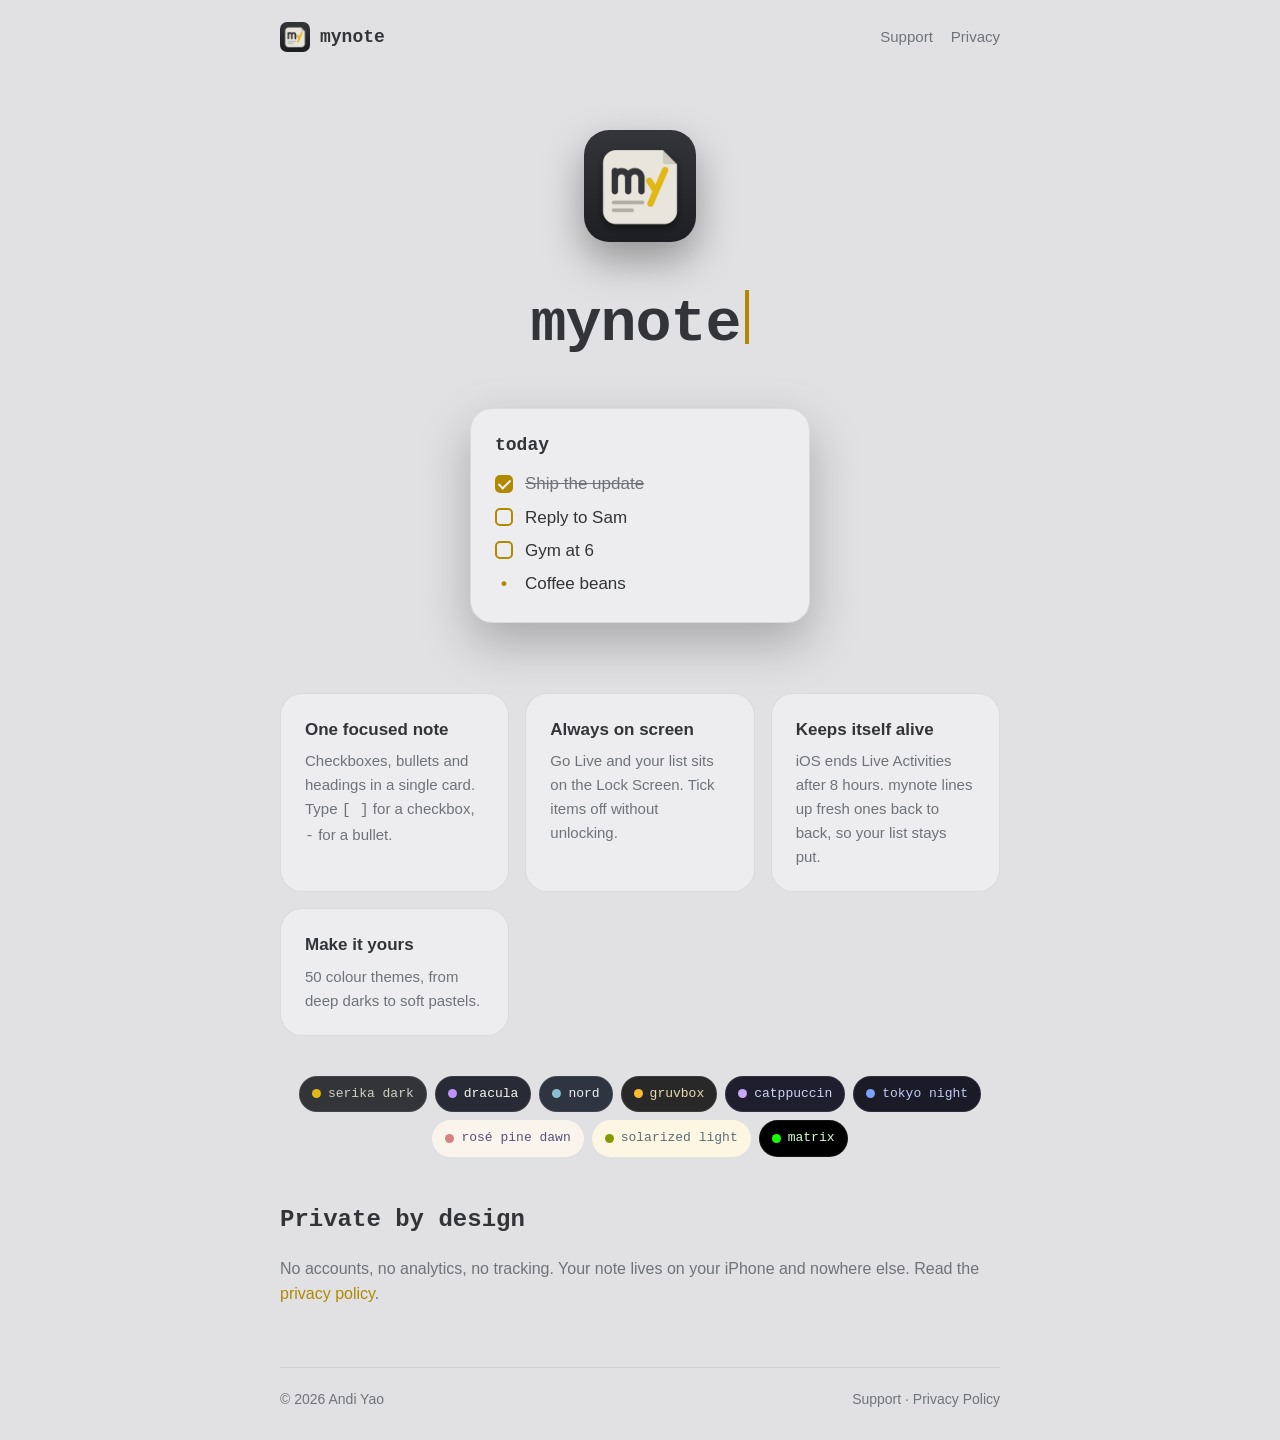
<file: index.html>
<!doctype html>
<html lang="en">
<head>
  <meta charset="utf-8">
  <meta name="viewport" content="width=device-width, initial-scale=1">
  <title>mynote</title>
  <meta name="description" content="mynote is a single-note checklist for iPhone that stays on your Lock Screen, in the colours you like.">
  <link rel="icon" href="favicon.png">
  <link rel="stylesheet" href="style.css">
</head>
<body>
  <div class="wrap">
    <header class="site">
      <a class="brand" href="./"><img src="icon.png" alt="">mynote</a>
      <nav><a href="support.html">Support</a><a href="privacy.html">Privacy</a></nav>
    </header>

    <section class="hero">
      <img class="icon" src="icon.png" alt="mynote app icon">
      <h1>mynote<span class="caret"></span></h1>

      <div class="card demo" aria-hidden="true">
        <h3>today</h3>
        <div class="row done"><div class="box done"></div><span>Ship the update</span></div>
        <div class="row"><div class="box"></div><span>Reply to Sam</span></div>
        <div class="row"><div class="box"></div><span>Gym at 6</span></div>
        <div class="row"><span style="color:var(--main);font-weight:700;width:18px;text-align:center">•</span><span>Coffee beans</span></div>
      </div>
    </section>

    <section class="features">
      <div class="card">
        <h3>One focused note</h3>
        <p>Checkboxes, bullets and headings in a single card. Type <code>[ ]</code> for a checkbox, <code>-</code> for a bullet.</p>
      </div>
      <div class="card">
        <h3>Always on screen</h3>
        <p>Go Live and your list sits on the Lock Screen. Tick items off without unlocking.</p>
      </div>
      <div class="card">
        <h3>Keeps itself alive</h3>
        <p>iOS ends Live Activities after 8 hours. mynote lines up fresh ones back to back, so your list stays put.</p>
      </div>
      <div class="card">
        <h3>Make it yours</h3>
        <p>50 colour themes, from deep darks to soft pastels.</p>
      </div>
    </section>

    <div class="swatches" aria-hidden="true">
      <span class="swatch" style="background:#323437;color:#d1d0c5"><i style="background:#e2b714"></i>serika dark</span>
      <span class="swatch" style="background:#282a36;color:#f8f8f2"><i style="background:#bd93f9"></i>dracula</span>
      <span class="swatch" style="background:#2e3440;color:#eceff4"><i style="background:#88c0d0"></i>nord</span>
      <span class="swatch" style="background:#282828;color:#ebdbb2"><i style="background:#fabd2f"></i>gruvbox</span>
      <span class="swatch" style="background:#1e1e2e;color:#cdd6f4"><i style="background:#cba6f7"></i>catppuccin</span>
      <span class="swatch" style="background:#1a1b26;color:#c0caf5"><i style="background:#7aa2f7"></i>tokyo night</span>
      <span class="swatch" style="background:#faf4ed;color:#575279"><i style="background:#d7827e"></i>rosé pine dawn</span>
      <span class="swatch" style="background:#fdf6e3;color:#586e75"><i style="background:#859900"></i>solarized light</span>
      <span class="swatch" style="background:#000;color:#d1ffcd"><i style="background:#15ff00"></i>matrix</span>
    </div>

    <h2>Private by design</h2>
    <p class="muted">No accounts, no analytics, no tracking. Your note lives on your iPhone and nowhere else. Read the <a href="privacy.html">privacy policy</a>.</p>

    <footer class="site">
      <span>© 2026 Andi Yao</span>
      <span><a href="support.html">Support</a> · <a href="privacy.html">Privacy Policy</a></span>
    </footer>
  </div>
</body>
</html>
</file>
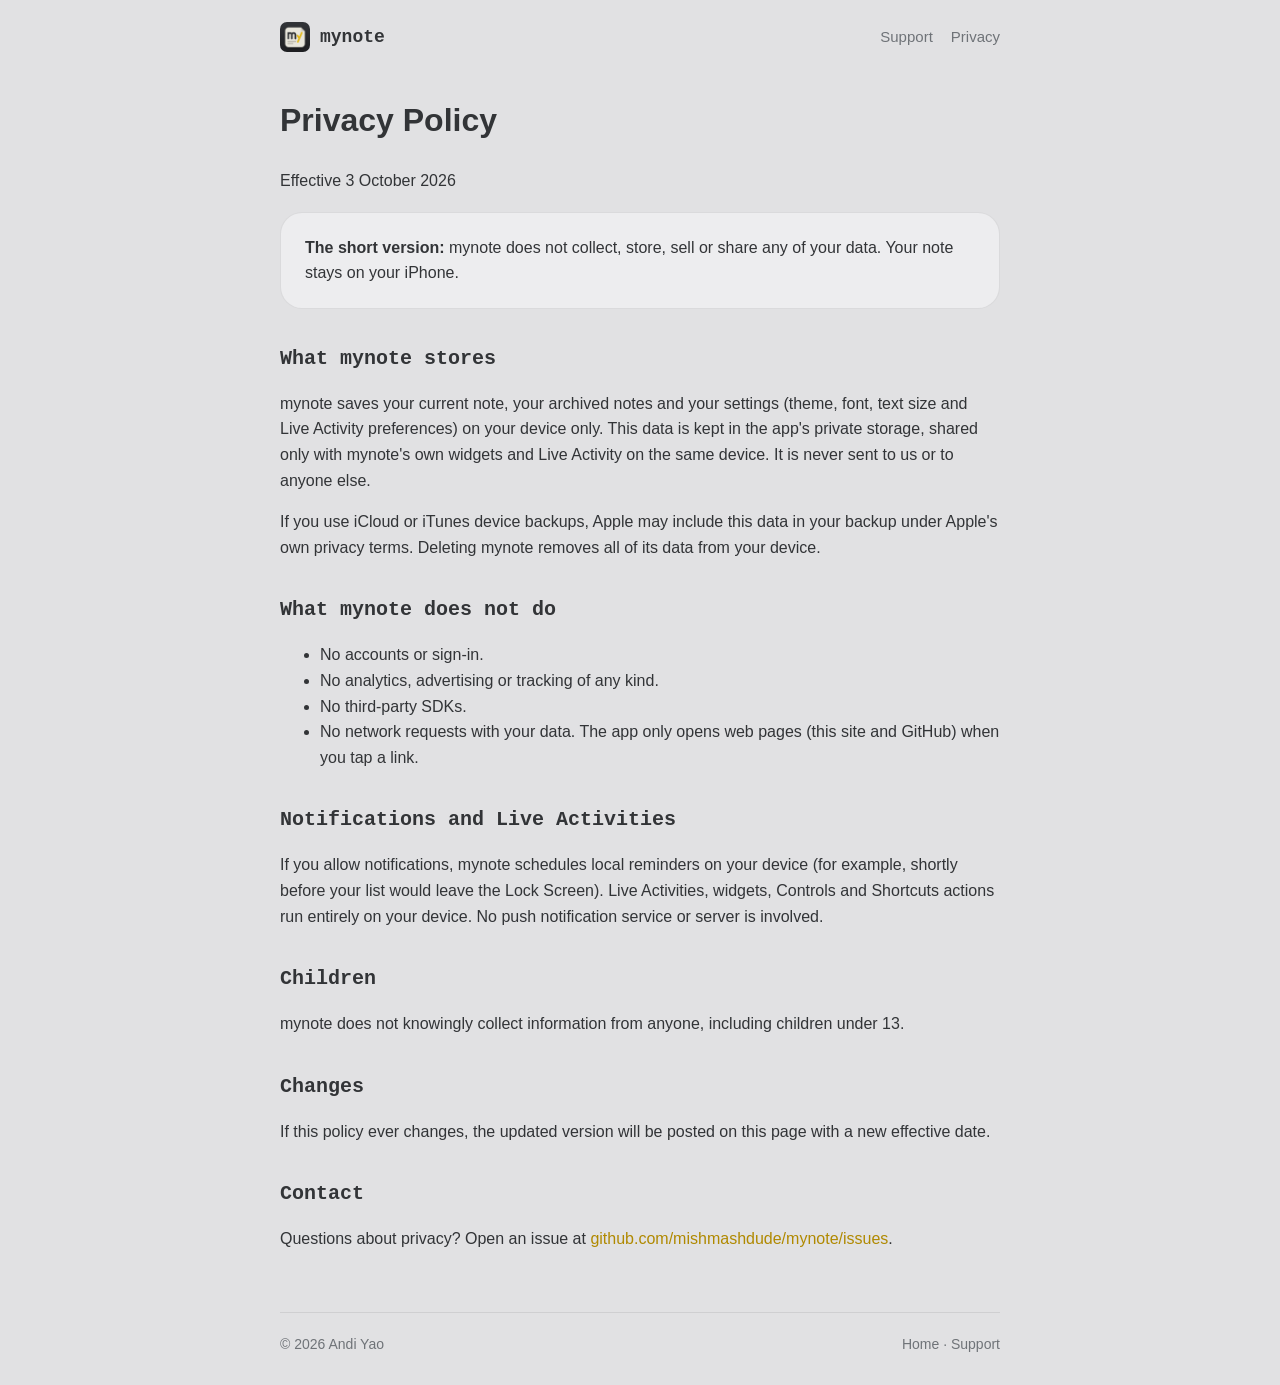
<file: privacy.html>
<!doctype html>
<html lang="en">
<head>
  <meta charset="utf-8">
  <meta name="viewport" content="width=device-width, initial-scale=1">
  <title>Privacy Policy — mynote</title>
  <meta name="description" content="mynote privacy policy: no data collection, no tracking, notes stay on your device.">
  <link rel="icon" href="favicon.png">
  <link rel="stylesheet" href="style.css">
</head>
<body>
  <div class="wrap doc">
    <header class="site">
      <a class="brand" href="./"><img src="icon.png" alt="">mynote</a>
      <nav><a href="support.html">Support</a><a href="privacy.html">Privacy</a></nav>
    </header>

    <h1>Privacy Policy</h1>
    <p class="muted">Effective 3 October 2026</p>

    <div class="card">
      <strong>The short version:</strong> mynote does not collect, store, sell or share any of your data. Your note stays on your iPhone.
    </div>

    <h2>What mynote stores</h2>
    <p>mynote saves your current note, your archived notes and your settings (theme, font, text size and Live Activity preferences) on your device only. This data is kept in the app's private storage, shared only with mynote's own widgets and Live Activity on the same device. It is never sent to us or to anyone else.</p>
    <p>If you use iCloud or iTunes device backups, Apple may include this data in your backup under Apple's own privacy terms. Deleting mynote removes all of its data from your device.</p>

    <h2>What mynote does not do</h2>
    <ul>
      <li>No accounts or sign-in.</li>
      <li>No analytics, advertising or tracking of any kind.</li>
      <li>No third-party SDKs.</li>
      <li>No network requests with your data. The app only opens web pages (this site and GitHub) when you tap a link.</li>
    </ul>

    <h2>Notifications and Live Activities</h2>
    <p>If you allow notifications, mynote schedules local reminders on your device (for example, shortly before your list would leave the Lock Screen). Live Activities, widgets, Controls and Shortcuts actions run entirely on your device. No push notification service or server is involved.</p>

    <h2>Children</h2>
    <p>mynote does not knowingly collect information from anyone, including children under 13.</p>

    <h2>Changes</h2>
    <p>If this policy ever changes, the updated version will be posted on this page with a new effective date.</p>

    <h2>Contact</h2>
    <p>Questions about privacy? Open an issue at <a href="https://github.com/mishmashdude/mynote/issues">github.com/mishmashdude/mynote/issues</a>.</p>

    <footer class="site">
      <span>© 2026 Andi Yao</span>
      <span><a href="./">Home</a> · <a href="support.html">Support</a></span>
    </footer>
  </div>
</body>
</html>
</file>
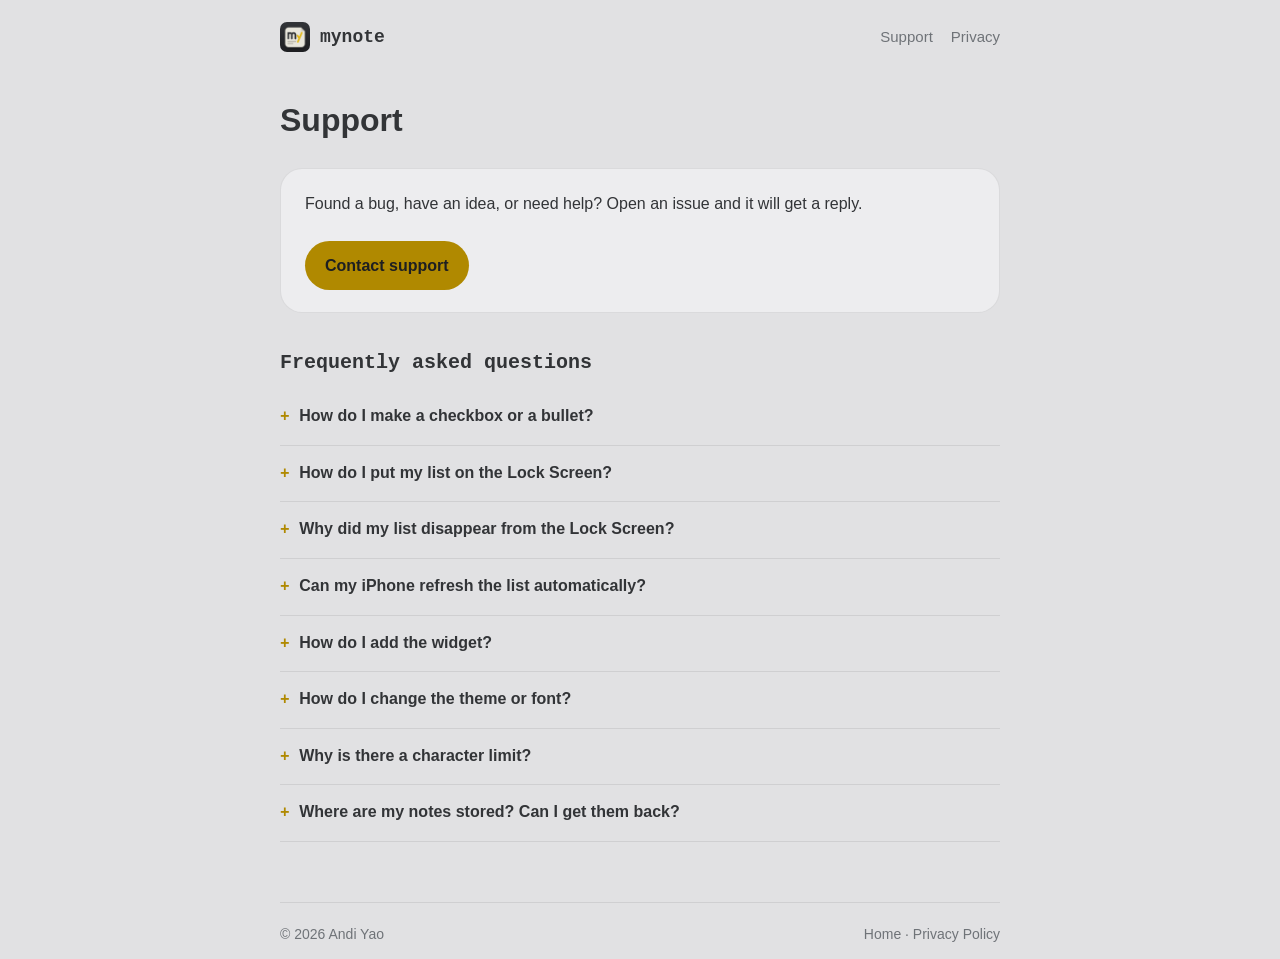
<file: support.html>
<!doctype html>
<html lang="en">
<head>
  <meta charset="utf-8">
  <meta name="viewport" content="width=device-width, initial-scale=1">
  <title>Support — mynote</title>
  <meta name="description" content="Help and frequently asked questions for mynote.">
  <link rel="icon" href="favicon.png">
  <link rel="stylesheet" href="style.css">
</head>
<body>
  <div class="wrap doc">
    <header class="site">
      <a class="brand" href="./"><img src="icon.png" alt="">mynote</a>
      <nav><a href="support.html">Support</a><a href="privacy.html">Privacy</a></nav>
    </header>

    <h1>Support</h1>
    <div class="card">
      <p style="margin-top:0">Found a bug, have an idea, or need help? Open an issue and it will get a reply.</p>
      <a class="button" href="https://github.com/mishmashdude/mynote/issues/new/choose">Contact support</a>
    </div>

    <h2>Frequently asked questions</h2>

    <details>
      <summary>How do I make a checkbox or a bullet?</summary>
      <p>Start a line with <code>[ ]</code> for a checkbox or <code>-</code> for a bullet, or use the two buttons above the keyboard while editing. Press return to continue the list; press return on an empty item to end it. <code># </code> at the start of a line makes a heading.</p>
    </details>

    <details>
      <summary>How do I put my list on the Lock Screen?</summary>
      <p>Tap <strong>Go Live</strong> at the bottom of the main screen. Your note appears on the Lock Screen, and you can tick checkboxes right there. Tap <strong>Live</strong> again to remove it.</p>
    </details>

    <details>
      <summary>Why did my list disappear from the Lock Screen?</summary>
      <p>iOS limits every Live Activity to 8 hours. With <em>Auto-Refresh</em> on (Settings → Live Activity), mynote schedules fresh Live Activities to take over just before each one ends, which covers about a day and a half. Opening mynote tops the chain back up. If it ever runs out, mynote sends a reminder notification. Tap it and your list is back.</p>
      <p>Your list can also disappear if Live Activities are turned off for mynote in the iOS Settings app (Settings → mynote → Live Activities), or if you swipe it away on the Lock Screen.</p>
    </details>

    <details>
      <summary>Can my iPhone refresh the list automatically?</summary>
      <ol>
        <li>Open the Shortcuts app → Automation → New Automation.</li>
        <li>Choose <em>Time of Day</em> (for example 7:00 AM, daily) or <em>Charger → Is Connected</em>.</li>
        <li>Select <em>Run Immediately</em>, then tap Next.</li>
        <li>Add the action <strong>Keep mynote on Lock Screen</strong> and tap Done.</li>
      </ol>
      <p>You can also add the <strong>Refresh mynote</strong> control to Control Center or to your Lock Screen for one-tap refreshes.</p>
    </details>

    <details>
      <summary>How do I add the widget?</summary>
      <p>Touch and hold an empty area of your Home Screen, tap Edit → Add Widget, search for mynote and choose a size. Checkboxes on the widget can be ticked without opening the app. On the Lock Screen, touch and hold → Customize → Lock Screen to add the small mynote widgets.</p>
    </details>

    <details>
      <summary>How do I change the theme or font?</summary>
      <p>Tap ⋯ → Settings → Theme. Pick any of the 50 themes, or turn on <em>Match System Appearance</em> to choose one theme for light mode and one for dark mode. Fonts and text size live under Settings → Note Text.</p>
    </details>

    <details>
      <summary>Why is there a character limit?</summary>
      <p>mynote is built for one clear list, not a long messy note, and the Lock Screen only has room for so much. Notes can hold 280 characters. Checkbox and bullet markers don't count.</p>
    </details>

    <details>
      <summary>Where are my notes stored? Can I get them back?</summary>
      <p>Everything stays on your iPhone. Archived notes are kept under ⋯ → Archived Notes, where you can search and restore them. Deleted notes cannot be recovered, and deleting the app removes all of its notes.</p>
    </details>

    <footer class="site">
      <span>© 2026 Andi Yao</span>
      <span><a href="./">Home</a> · <a href="privacy.html">Privacy Policy</a></span>
    </footer>
  </div>
</body>
</html>
</file>
<file: style.css>
:root {
  --bg: #323437;
  --card: #2c2e31;
  --text: #d1d0c5;
  --sub: #8a8c8f;
  --main: #e2b714;
  --line: rgba(209, 208, 197, 0.08);
  --mono: ui-monospace, "SF Mono", Menlo, Consolas, monospace;
  --sans: -apple-system, BlinkMacSystemFont, "SF Pro Text", "Segoe UI", Roboto, sans-serif;
  color-scheme: dark;
}

@media (prefers-color-scheme: light) {
  :root {
    --bg: #e1e1e3;
    --card: #ededef;
    --text: #323437;
    --sub: #6f7378;
    --main: #b08900;
    --line: rgba(50, 52, 55, 0.1);
    color-scheme: light;
  }
}

* { box-sizing: border-box; }

html, body {
  margin: 0;
  background: var(--bg);
  color: var(--text);
  font-family: var(--sans);
  line-height: 1.6;
  -webkit-font-smoothing: antialiased;
}

a { color: var(--main); text-decoration: none; }
a:hover { text-decoration: underline; }

.wrap { max-width: 760px; margin: 0 auto; padding: 0 20px; }

header.site {
  display: flex;
  align-items: center;
  justify-content: space-between;
  padding: 22px 0;
}

.brand {
  display: flex;
  align-items: center;
  gap: 10px;
  font-family: var(--mono);
  font-weight: 700;
  font-size: 18px;
  color: var(--text);
}
.brand img { width: 30px; height: 30px; border-radius: 7px; }

nav a { margin-left: 18px; font-size: 15px; color: var(--sub); }
nav a:hover { color: var(--text); text-decoration: none; }

.hero { padding: 56px 0 30px; text-align: center; }
.hero img.icon {
  width: 112px; height: 112px; border-radius: 25px;
  box-shadow: 0 18px 40px rgba(0, 0, 0, 0.35);
}
.hero h1 {
  font-family: var(--mono);
  font-size: clamp(40px, 8vw, 60px);
  margin: 26px 0 6px;
  letter-spacing: -1px;
}
.hero h1 .caret {
  display: inline-block; width: 0.08em; height: 0.9em; margin-left: 4px;
  background: var(--main); vertical-align: -0.08em;
  animation: blink 1.1s steps(1) infinite;
}
@keyframes blink { 50% { opacity: 0; } }
.hero p.lede { font-size: 20px; color: var(--sub); margin: 0 auto; max-width: 520px; }

.card {
  background: var(--card);
  border: 1px solid var(--line);
  border-radius: 22px;
  padding: 22px 24px;
  margin: 18px 0;
}

.demo {
  max-width: 340px; margin: 36px auto 0; text-align: left;
  font-size: 17px; box-shadow: 0 20px 50px rgba(0,0,0,0.25);
}
.demo .row { display: flex; align-items: center; gap: 12px; padding: 3px 0; }
.box {
  width: 18px; height: 18px; border-radius: 5px; border: 2px solid var(--main);
  flex: none; position: relative;
}
.box.done { background: var(--main); }
.box.done::after {
  content: ""; position: absolute; left: 4px; top: 0px; width: 5px; height: 10px;
  border: solid var(--card); border-width: 0 2.5px 2.5px 0; transform: rotate(45deg);
}
.row.done span { color: var(--sub); text-decoration: line-through; }
.demo h3 { font-family: var(--mono); margin: 0 0 8px; font-size: 18px; }

.features { display: grid; grid-template-columns: repeat(auto-fit, minmax(220px, 1fr)); gap: 16px; margin: 40px 0; }
.features .card { margin: 0; }
.features h3 { margin: 0 0 6px; font-size: 17px; }
.features p { margin: 0; color: var(--sub); font-size: 15px; }

.swatches { display: flex; flex-wrap: wrap; gap: 8px; justify-content: center; margin: 14px 0 0; }
.swatch {
  font-family: var(--mono); font-size: 13px; padding: 7px 12px; border-radius: 999px;
  display: inline-flex; align-items: center; gap: 7px; border: 1px solid rgba(255,255,255,0.08);
}
.swatch i { width: 9px; height: 9px; border-radius: 50%; display: inline-block; }

h2 { font-family: var(--mono); font-size: 24px; margin: 44px 0 10px; }
h3 { font-size: 18px; }
.doc h2 { font-size: 20px; margin-top: 34px; }
.doc p, .doc li { color: var(--text); }
.muted { color: var(--sub); }

details { border-bottom: 1px solid var(--line); padding: 14px 0; }
details summary { cursor: pointer; font-weight: 600; list-style: none; }
details summary::-webkit-details-marker { display: none; }
details summary::before { content: "+ "; color: var(--main); font-family: var(--mono); }
details[open] summary::before { content: "− "; }
details p, details ol, details ul { color: var(--sub); margin: 10px 0 0; }

.button {
  display: inline-block; background: var(--main); color: #1e1f21; font-weight: 600;
  padding: 12px 20px; border-radius: 999px; margin-top: 8px;
}
.button:hover { text-decoration: none; filter: brightness(1.06); }

footer.site {
  margin: 60px 0 30px; padding-top: 20px; border-top: 1px solid var(--line);
  color: var(--sub); font-size: 14px; display: flex; justify-content: space-between; flex-wrap: wrap; gap: 10px;
}
footer.site a { color: var(--sub); }
</file>
